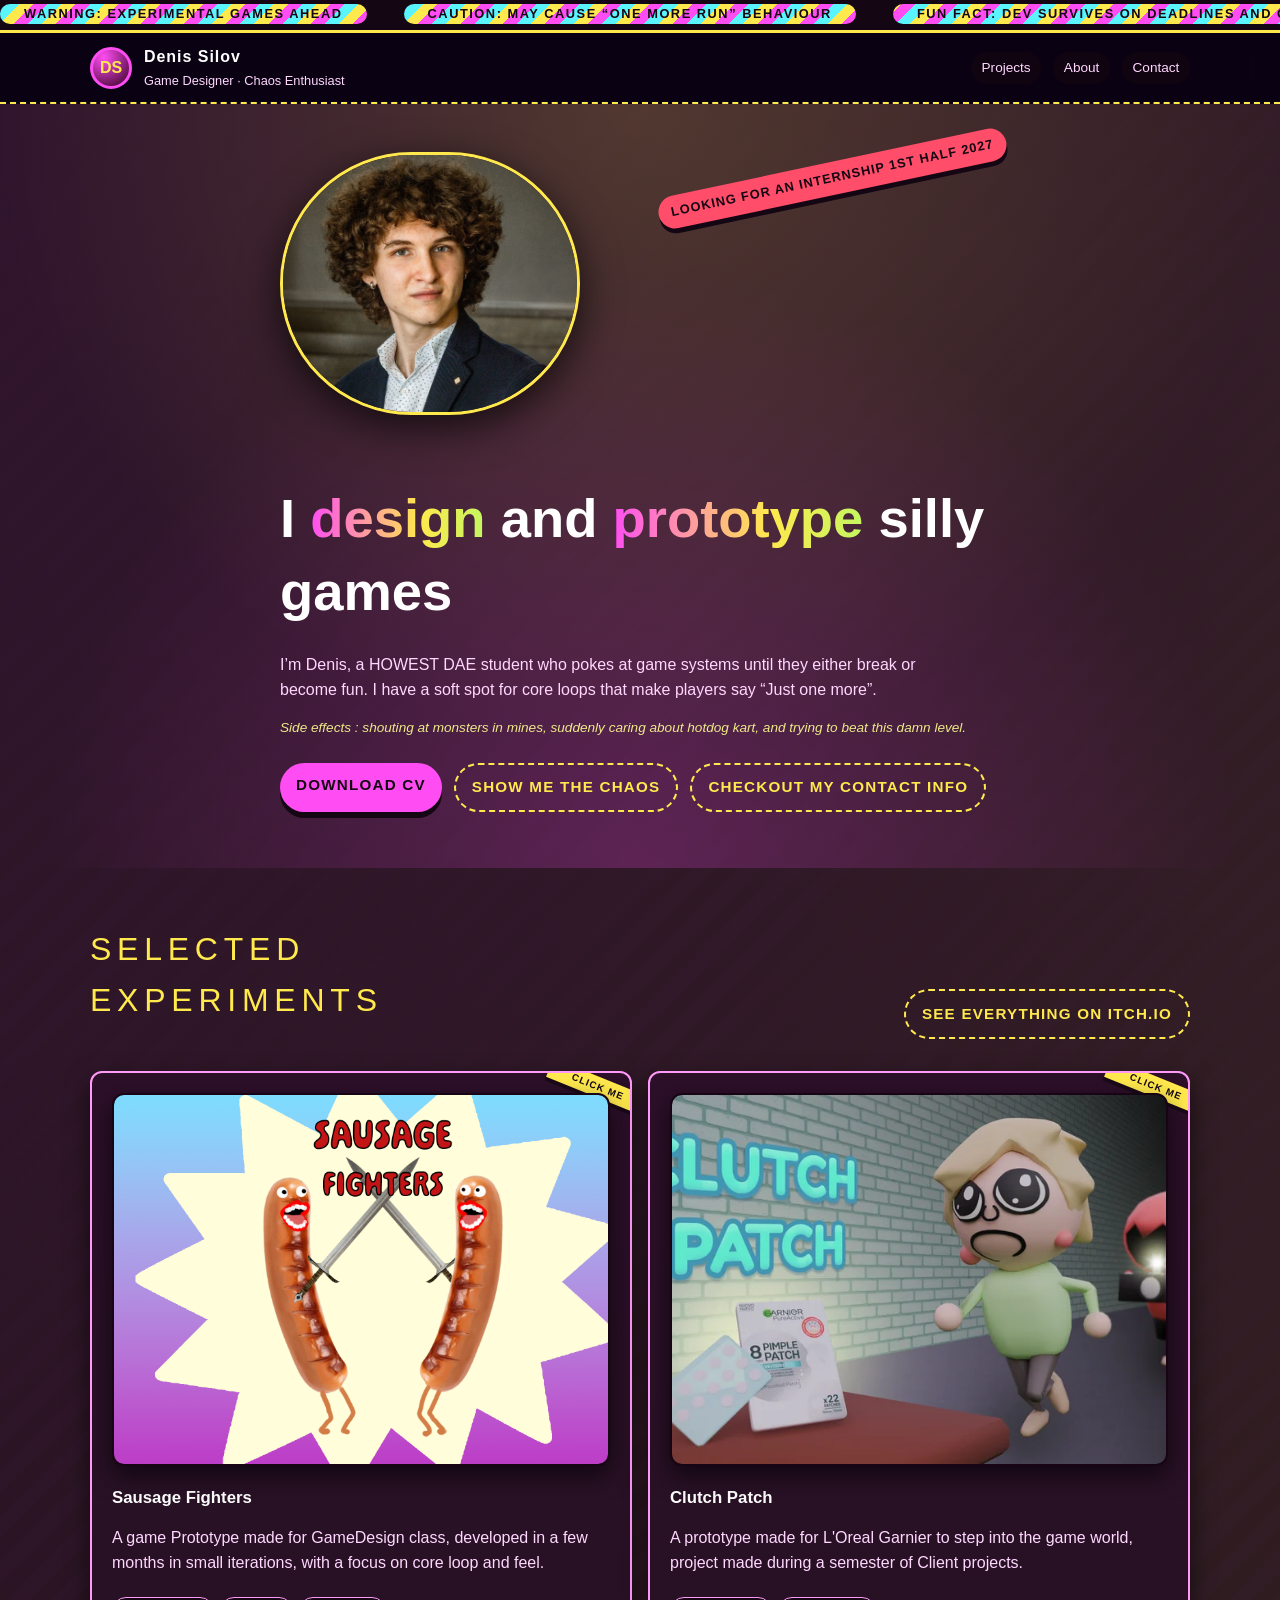
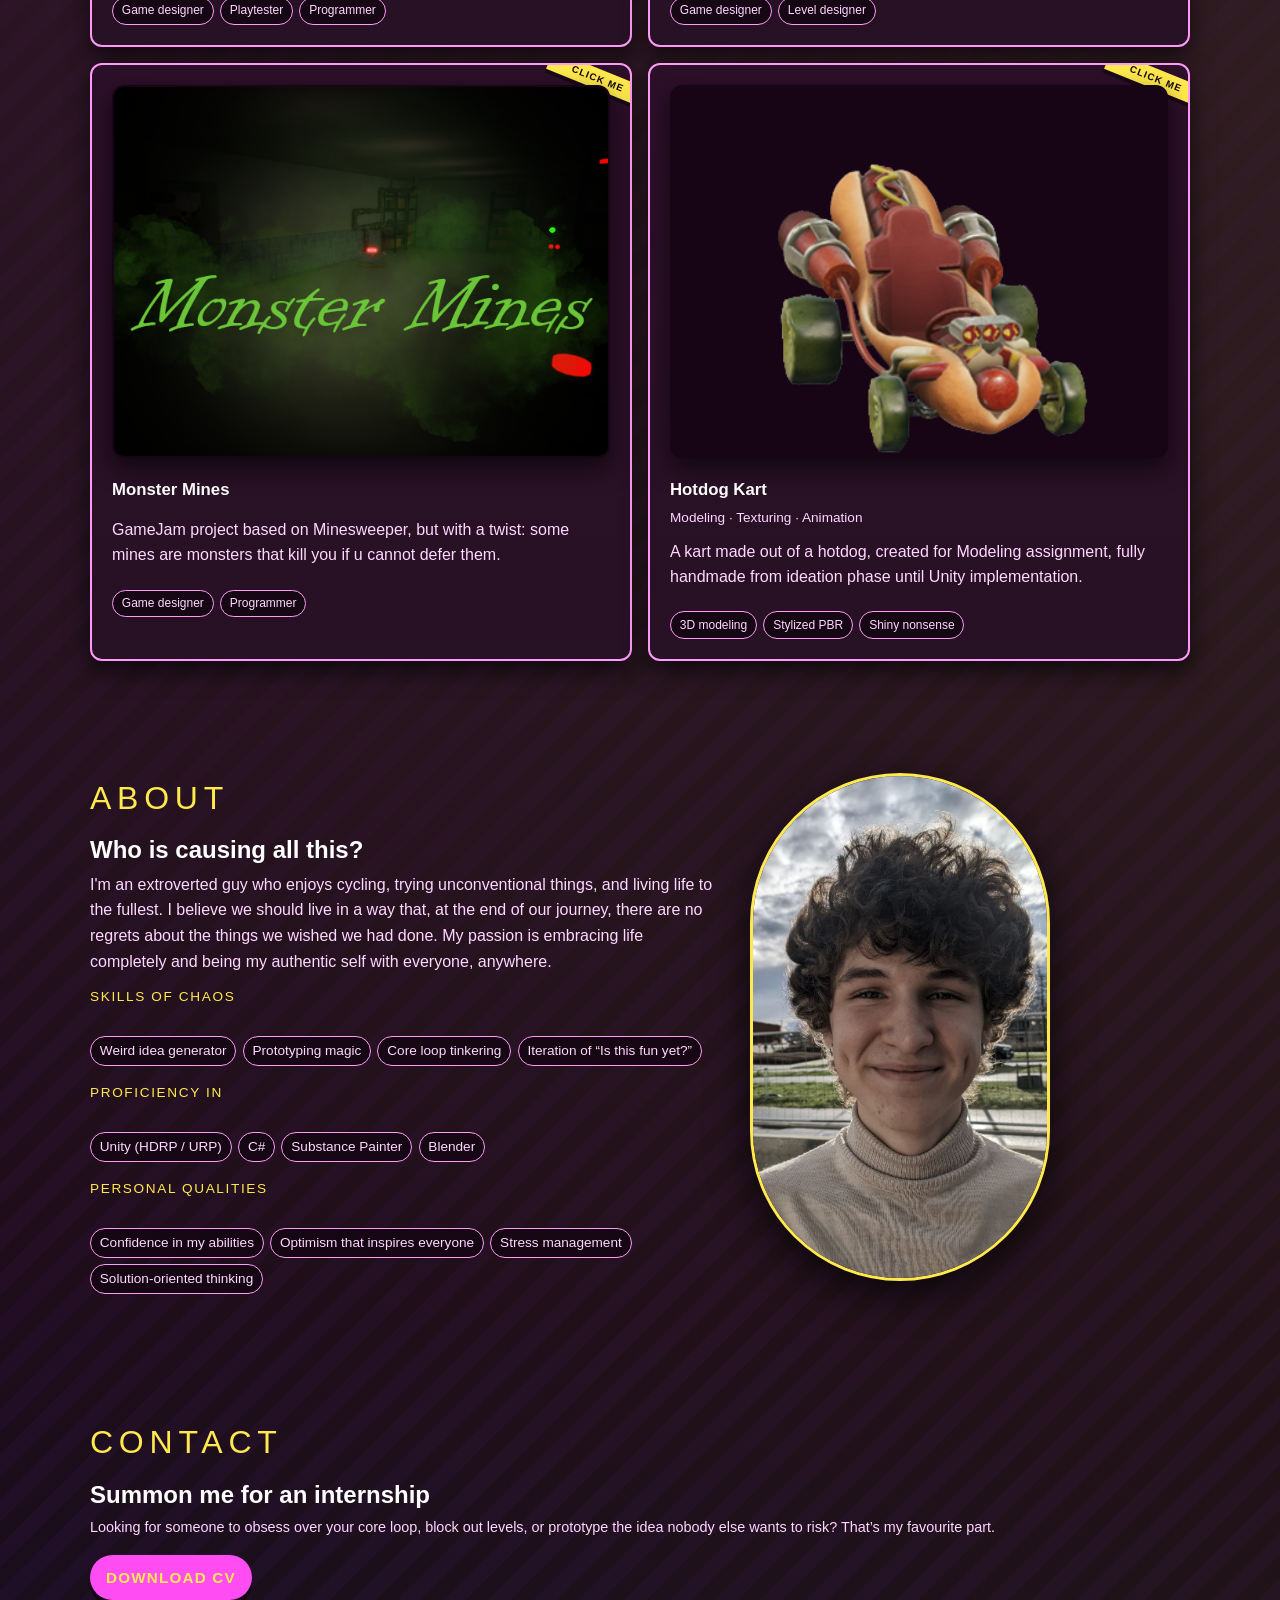
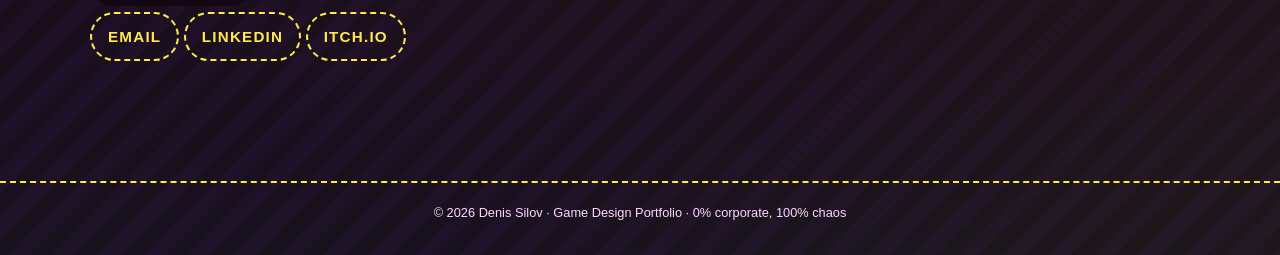
<file: index.html>
<!DOCTYPE html>
<html lang="en">
<head>
  <meta charset="UTF-8" />
  <meta name="viewport" content="width=device-width, initial-scale=1.0" />
  <title>DENIS SILOV –  PORTFOLIO</title>

  <!-- MAXIMUM CHAOS STYLES -->
  <style>
    :root {
      --bg: #2a0f26;
      --surface: #271124;
      --text: #ffffff;
      --muted: #ffd7ff;
      --primary: #ff4df3;
      --primary-hover: #8fd6db;
      --border: #ff9af8;
      --container: 1100px;
      --radius: 12px;
      --shadow: 0 10px 25px rgba(0, 0, 0, 0.6);
      --pink: #ff4df3;
      --yellow: #ffe94d;
      --lime: #9dff6e;
      --cyan: #5af4ff;
      --danger: #ff4d6a;
    }

    *,
    *::before,
    *::after {
      box-sizing: border-box;
    }

    html,
    body {
      margin: 0;
      padding: 0;
    }

    body {
      font-family: Inter, Segoe UI, Roboto, Arial, sans-serif;
      line-height: 1.6;
      color: var(--text);
      min-height: 100vh;
      background:
        radial-gradient(circle at 0% 0%, #30142e 0, transparent 55%),
        radial-gradient(circle at 100% 0%, #494315 0, transparent 55%),
        radial-gradient(circle at 0% 100%, #165256 0, transparent 55%),
        radial-gradient(circle at 100% 100%, #355825 0, transparent 55%),
        repeating-linear-gradient(
          135deg,
          #140612 0,
          #140612 16px,
          #1b0820 16px,
          #1b0820 32px
        );
      background-size: 200% 200%;
      animation: bg-chaos 120s linear infinite;
    }

    img {
      max-width: 100%;
      display: block;
      border-radius: 8px;
    }

    a {
      color: var(--yellow);
      text-decoration: none;
    }
    a:hover {
      color: var(--primary-hover);
    }

    .container {
      width: min(100% - 2rem, var(--container));
      margin-inline: auto;
    }

    /* ANIMATIONS */
    @keyframes letter-wave {
  0%,
  100% {
    transform: translateY(0) rotate(0deg);
  }

  25% {
    transform: translateY(-0.18em) rotate(-2deg);
  }

  50% {
    transform: translateY(0) rotate(0deg);
  }

  75% {
    transform: translateY(0.05em) rotate(1deg);
  }
}
    @keyframes bg-chaos {
      0% { background-position: 0% 0%; }
      25% { background-position: 100% 0%; }
      50% { background-position: 100% 100%; }
      75% { background-position: 0% 100%; }
      100% { background-position: 0% 0%; }
    }

    @keyframes wiggle {
      0% { transform: rotate(-3deg); }
      25% { transform: rotate(2deg); }
      50% { transform: rotate(-1deg); }
      75% { transform: rotate(3deg); }
      100% { transform: rotate(0deg); }
    }
    @keyframes gradient-bounce {
  0%,
  100% {
    transform: translateY(0) scale(1);
    background-position: 0% 50%;
  }

  35% {
    transform: translateY(-0.12em) scale(1.05, 0.95);
  }

  55% {
    transform: translateY(0.03em) scale(0.97, 1.04);
    background-position: 100% 50%;
  }

  75% {
    transform: translateY(-0.045em) scale(1.02, 0.98);
  }
}

    @keyframes pulse-border {
      0%, 100% { box-shadow: 0 0 0 0 rgba(255, 77, 243, 0.5); }
      50% { box-shadow: 0 0 40px 6px rgba(255, 233, 77, 0.95); }
    }

   @keyframes rainbow-text {
  0% {
    filter: hue-rotate(0deg);
  }

  100% {
    filter: hue-rotate(360deg);
  }
}

@keyframes gradient-bounce {
  0%,
  100% {
    transform: translateY(0) scale(1);
    background-position: 0% 50%;
  }

  35% {
    transform: translateY(-0.12em) scale(1.05, 0.95);
  }

  55% {
    transform: translateY(0.03em) scale(0.97, 1.04);
    background-position: 100% 50%;
  }

  75% {
    transform: translateY(-0.045em) scale(1.02, 0.98);
  }
}

    @keyframes floaty {
      0%,100% { transform: translateY(0); }
      50% { transform: translateY(-6px); }
    }

    @keyframes sticker-bob {
      0%,100% { transform: translateY(0) rotate(-6deg); }
      50% { transform: translateY(-6px) rotate(-12deg); }
    }

    @keyframes marquee-scroll {
      0% { transform: translateX(0); }
      100% { transform: translateX(-50%); }
    }

    @keyframes tag-pop {
      0% { transform: scale(1); }
      50% { transform: scale(1.08); }
      100% { transform: scale(1); }
    }

    /* TICKER */

    .ticker-wrapper {
      overflow: hidden;
      background: #140612;
      border-bottom: 3px solid var(--yellow);
    }

    .ticker {
      display: inline-block;
      white-space: nowrap;
      animation: marquee-scroll 18s linear infinite;
      font-size: 0.8rem;
      font-weight: 800;
      text-transform: uppercase;
      letter-spacing: 0.12em;
      padding: 0.3rem 0;
      color: #140612;
    }

    .ticker span {
      background: repeating-linear-gradient(
        -45deg,
        #ff4df3 0,
        #ff4df3 10px,
        #ffe94d 10px,
        #ffe94d 20px,
        #5af4ff 20px,
        #5af4ff 30px
      );
      padding: 0.15rem 1.5rem;
      margin-right: 2rem;
      border-radius: 999px;
    }

    /* Header / nav */

    header {
      position: sticky;
      top: 0;
      background: rgba(10, 3, 18, 0.97);
      backdrop-filter: blur(10px);
      border-bottom: 2px dashed var(--yellow);
      z-index: 50;
    }

    .nav {
      display: flex;
      align-items: center;
      justify-content: space-between;
      gap: 1rem;
      padding: 0.7rem 0;
    }

    .nav-left {
      display: flex;
      align-items: center;
      gap: 0.75rem;
    }

    .logo {
      width: 42px;
      height: 42px;
      border-radius: 999px;
      border: 3px solid var(--primary);
      display: flex;
      align-items: center;
      justify-content: center;
      font-size: 1rem;
      font-weight: 900;
      color: var(--yellow);
      background: radial-gradient(circle at 30% 20%, #ff4df3, #350020);
      animation: pulse-border 2.2s infinite;
      cursor: pointer;
       transition: 0.15s ease;
    }
    .logo:hover {
        transform: translateY(-3px);
      box-shadow: 0 0 40px 6px rgba(255, 233, 77, 0.95);

    }

    .brand-text {
      display: flex;
      flex-direction: column;
      gap: 0.05rem;
    }

    .brand-name {
      font-size: 1rem;
      font-weight: 800;
      letter-spacing: 0.06em;
    }

    .brand-role {
      font-size: 0.8rem;
      color: var(--muted);
    }

    .nav-links {
      display: flex;
      gap: 0.75rem;
      flex-wrap: wrap;
      font-size: 0.85rem;
    }

    .nav-links a {
      color: var(--muted);
      padding: 0.25rem 0.6rem;
      border-radius: 999px;
      border: 1px solid transparent;
      background: rgba(20, 6, 18, 0.6);
    }

    .nav-links a:hover {
      color: var(--yellow);
      border-color: var(--primary);
      background: rgba(255, 77, 243, 0.2);
      animation: wiggle 0.35s ease-in-out;
    }

    /* Sections */

    main {
      padding-bottom: 4rem;
    }

    section {
      padding: 3.5rem 0;
      position: relative;
    }

    h1, h2, h3 {
      margin: 0 0 0.5rem;
      line-height: 1.15;
    }

    p {
      margin: 0 0 0.75rem;
      color: var(--muted);
    }

    .section-label {
      font-size: 2REM;
      text-transform: uppercase;
      letter-spacing: 0.18em;
      color: var(--yellow);
      margin-bottom: 0.75rem;
    }

    /* Hero */

    .hero {
      padding-top: 3rem;
      background:
        radial-gradient(circle at top, rgba(255, 233, 77, 0.16), transparent 65%),
        radial-gradient(circle at bottom, rgba(255, 77, 243, 0.22), transparent 60%);
    }

    .hero-grid {
      max-width: 720px;
      margin-inline: auto;
      position: relative;
    }

    .hero-text {
      text-align: left;
      position: relative;
      z-index: 2;
    }

    .hero-face {
      max-width: 300px;
      border-radius: 999px;
      border: 3px solid var(--yellow);
      box-shadow: 0 12px 40px rgba(0, 0, 0, 0.7);
      margin-bottom: 1.5rem;
      animation: floaty 2.8s ease-in-out infinite;
    }

.hero-title {
  font-size: clamp(2.4rem, 4vw + 1rem, 3.4rem);
  margin-bottom: 0.5rem;

  line-height: 1.35;
  padding-block: 0.18em 0.28em;

  overflow: visible;
}

/* The whole word: keeps its letters together in the title */
.wave-word {
  display: inline-flex;
  white-space: nowrap;

  background: linear-gradient(
    90deg,
    var(--pink),
    var(--yellow),
    var(--lime),
    var(--cyan),
    var(--pink)
  );
  background-size: 250% 100%;

  -webkit-background-clip: text;
  background-clip: text;
  color: transparent;
}

/* Each individual letter */
.wave-word > span {
  display: inline-block;
  color: transparent;

  animation:
    letter-wave 1.35s ease-in-out infinite,
    rainbow-text 5s linear infinite;

  animation-delay:
    calc(var(--i) * 0.08s),
    calc(var(--i) * -0.12s);
}

    .hero-subtitle {
      font-size: 1rem;
      margin-bottom: 0.9rem;
      max-width: 40rem;
    }

    .hero-note {
      font-size: 0.85rem;
      color: rgba(255, 255, 145, 0.9);
      font-style: italic;
    }

    .hero-sticker {
      position: absolute;
      right: -10px;
      top: 10px;
      background: var(--danger);
      color: #140612;
      padding: 0.4rem 0.8rem;
      border-radius: 999px;
      font-size: 0.8rem;
      font-weight: 800;
      text-transform: uppercase;
      letter-spacing: 0.08em;
      transform: rotate(-12deg);
      box-shadow: 0 5px 0 #140612;
      animation: sticker-bob 2.6s ease-in-out infinite;
    }

    .hero-actions {
      margin-top: 1.5rem;
      display: flex;
      flex-wrap: wrap;
      gap: 0.75rem;
    }

.btn {
  display: inline-block;
  background: var(--primary);
  color: #140612; /* dark text on bright bg */
  padding: 0.65rem 1rem;
  border-radius: 999px;
  border: 0;
  cursor: pointer;
  transition: 0.15s ease;
  font-size: 0.95rem;
  font-weight: 800;
  text-transform: uppercase;
  letter-spacing: 0.08em;
  box-shadow: 0 6px 0 #140612;
}

.btn:hover {
  background: var(--primary-hover);
  color: #140612;          /* force readable color on hover */
  transform: translateY(-3px);
  box-shadow: 0 9px 0 #140612;
}

.btn-secondary {
  background: transparent;
  color: var(--yellow);
  border: 2px dashed var(--yellow);
  box-shadow: none;
}

.btn-secondary:hover {
  border-style: solid;
  background: rgba(0,0,0,0.35); /* slight dark bg */
  color: var(--yellow);         /* keep strong contrast */
  transform: translateY(-3px) rotate(-1deg);
}

    /* Thumbnail frame: same ratio for every card */
.thumb-frame {
  position: relative;
  border-radius: 12px;
  border: 2px solid #170414;
  background: #170414;
  overflow: hidden;
  box-shadow: var(--shadow);
  margin-bottom: 0.75rem;
  transition: ease 0.2s;
  cursor: pointer;

  /* NEW: fixed ratio for all covers (pick one) */
  aspect-ratio: 4 / 3;      /* or 4 / 3, or 1 / 1 for squares */
}

/* Image fills the frame and is cropped nicely */
.thumb-frame img {
  width: 100%;
  height: 100%;
  object-fit: cover;          /* keeps aspect, crops overflow */
  border-radius: 8px;
}

    .thumb-frame:hover {
      transform: translateY(-6px) rotate(-1deg);
    }

    /* Tags */

    .tag-row,
    .card-tags {
      display: flex;
      flex-wrap: wrap;
      gap: 0.4rem;

    }

    .tag,
    .card-tag {
      border-radius: 999px;
      border: 1px solid var(--border);
      padding: 0.2rem 0.55rem;
      font-size: 0.75rem;
      color: var(--muted);
      background: rgba(20, 6, 18, 0.9);
      animation: tag-pop 2.4s ease-in-out infinite;
    }

    .card-tag:nth-child(2n) {
      animation-delay: 0.4s;
    }
    .card-tag:nth-child(3n) {
      animation-delay: 0.8s;
    }

    /* Projects */

    .projects-header {
      display: flex;
      justify-content: space-between;
      align-items: flex-end;
      gap: 1.5rem;
      margin-bottom: 2rem;
      flex-wrap: wrap;
    }

    .projects-header p {
      max-width: 28rem;
    }

    .grid {
      display: grid;
      gap: 1rem;
      grid-template-columns: repeat(12, 1fr);
    }

    .col-6 {
      grid-column: span 6;
    }

    .card {
      background: linear-gradient(180deg, #2c0f29, var(--surface));
      border: 2px solid var(--border);
      border-radius: var(--radius);
      padding: 1.25rem;
      box-shadow: var(--shadow);
      display: flex;
      flex-direction: column;
      gap: 0.6rem;
      position: relative;
      overflow: hidden;
    }

    .card::before {
      content: "CLICK ME";
      position: absolute;
      top: 4px;
      right: -20px;
      background: var(--yellow);
      color: #140612;
      font-size: 0.6rem;
      font-weight: 800;
      letter-spacing: 0.12em;
      text-transform: uppercase;
      padding: 0.15rem 1.5rem;
      transform: rotate(22deg);
      box-shadow: 0 4px 0 rgba(0,0,0,0.4);
    }

    .card-header {
      display: flex;
      justify-content: space-between;
      gap: 0.75rem;
      align-items: baseline;
    }

    .card-title {
      font-size: 1.05rem;
      font-weight: 800;
    }

    .card-meta {
      font-size: 0.85rem;
      color: var(--muted);
    }

    /* About & skills */

    .about-grid {
      display: grid;
      gap: 2rem;
      grid-template-columns: repeat(12, 1fr);
      align-items: flex-start;
    }

    .about-text {
      grid-column: span 7;
    }

    .skills-card {
      grid-column: span 5;
    }

    .skills-groups {
      display: grid;
      gap: 1rem;
    }

    .skills-group-title {
      font-size: 0.85rem;
      text-transform: uppercase;
      letter-spacing: 0.12em;
      color: var(--yellow);
    }

    .skills-list {
      display: flex;
      flex-wrap: wrap;
      gap: 0.4rem;
      font-size: 0.85rem;
    }

    .skills-list span {
      border-radius: 999px;
      border: 1px solid var(--border);
      padding: 0.2rem 0.55rem;
      background: rgba(20, 6, 18, 0.9);
      color: var(--muted);
      animation: tag-pop 2.2s ease-in-out infinite;
    }

    /* Contact */

    .contact-inner {
      max-width: 60rem;

    }

    .contact-meta {
      font-size: 0.9rem;
      margin-bottom: 1rem;
    }

    .platform-bar {
      display: flex;
      flex-wrap: wrap;
      gap: 0.75rem;
      margin-top: 0.5rem;
      font-size: 0.9rem;
    }

    .platform-pill {
      border-radius: 999px;
      border: 1px solid var(--border);
      padding: 0.35rem 0.75rem;
      background: rgba(15, 23, 42, 0.9);
      display: inline-flex;
      align-items: center;
      gap: 0.4rem;
    }

    /* Footer */

    footer {
      border-top: 2px dashed var(--yellow);
      color: var(--muted);
      padding: 1.2rem 0 2rem;
      text-align: center;
      font-size: 0.8rem;
    }

    @media (max-width: 800px) {
      .nav {
        flex-direction: column;
        align-items: flex-start;
      }

      .about-grid {
        grid-template-columns: repeat(12, 1fr);
      }

      .about-text,
      .skills-card {
        grid-column: span 12;
      }

      .col-6 {
        grid-column: span 12;
      }

      section {
        padding: 3rem 0;
      }
    }

    /* Accessibility: disable chaos for reduced motion */
    @media (prefers-reduced-motion: reduce) {
      * {
        animation: none !important;
        transition: none !important;
      }
    }
  </style>
</head>
<body>
  <!-- CHAOS TICKER -->
<div class="ticker-wrapper">
  <div class="ticker">
    <div class="ticker-track">
      <span>WARNING: EXPERIMENTAL GAMES AHEAD</span>
      <span>CAUTION: MAY CAUSE “ONE MORE RUN” BEHAVIOUR</span>
      <span>FUN FACT: DEV SURVIVES ON DEADLINES AND COFFEE</span>
      <span>WARNING: EXPERIMENTAL GAMES AHEAD</span>
      <span>CAUTION: MAY CAUSE “ONE MORE RUN” BEHAVIOUR</span>
      <span>FUN FACT: DEV SURVIVES ON DEADLINES AND COFFEE</span>
      <span>WARNING: EXPERIMENTAL GAMES AHEAD</span>
      <span>CAUTION: MAY CAUSE “ONE MORE RUN” BEHAVIOUR</span>
      <span>FUN FACT: DEV SURVIVES ON DEADLINES AND COFFEE</span>
      <span>WARNING: EXPERIMENTAL GAMES AHEAD</span>
      <span>CAUTION: MAY CAUSE “ONE MORE RUN” BEHAVIOUR</span>
      <span>FUN FACT: DEV SURVIVES ON DEADLINES AND COFFEE</span>
    </div>
  </div>
</div>

  <!-- Header / navigation -->
  <header>
    <div class="container nav">
      <div class="nav-left">
        <a href="" class="logo">DS</a>
        <div class="brand-text">
          <div class="brand-name">Denis Silov</div>
          <div class="brand-role">Game Designer · Chaos Enthusiast</div>
        </div>
      </div>
      <nav class="nav-links">
        <a href="#projects">Projects</a>
        <a href="#about">About</a>
        <!-- <a href="#skills">Skills</a> -->
        <a href="#contact">Contact</a>
      </nav>
    </div>
  </header>

  <main>
    <!-- Hero -->
    <section class="hero">
      <div class="container hero-grid">
        <div class="hero-text">
          
          <!-- <p class="section-label">Portfolio of a very lawless game designer</p> -->
          <img class="hero-face" src="Content/MyBeautifulFace.jpg"
               alt="Picture of Denis Silov" />
          <div class="hero-sticker">Looking for an internship 1st half 2027</div>
          <h1 class="hero-title">
                  <h1 class="hero-title">
        I
        <span class="wave-word" aria-label="design">
          <span style="--i: 0">d</span>
          <span style="--i: 1">e</span>
          <span style="--i: 2">s</span>
          <span style="--i: 3">i</span>
          <span style="--i: 4">g</span>
          <span style="--i: 5">n</span>
        </span>
        and
        <span class="wave-word" aria-label="prototype">
          <span style="--i: 0">p</span>
          <span style="--i: 1">r</span>
          <span style="--i: 2">o</span>
          <span style="--i: 3">t</span>
          <span style="--i: 4">o</span>
          <span style="--i: 5">t</span>
          <span style="--i: 6">y</span>
          <span style="--i: 7">p</span>
          <span style="--i: 8">e</span>
        </span>
        silly games
      </h1>
          
          </h1>
          <p class="hero-subtitle">
            I’m Denis, a HOWEST DAE student who pokes at game systems until they either break
            or become fun. I have a soft spot for core loops that make players say “Just one more”.
          </p>
          <p class="hero-note">
            Side effects : shouting at monsters in mines, suddenly caring about hotdog kart,
            and trying to beat this damn level.
          </p>
          <div class="hero-actions">
            <a href="https://drive.google.com/uc?export=download&id=13FHyQxq4LmDl3F752Hlq6S04AJwR-lzW" class="btn" target="_blank">Download CV</a>
            <a href="#projects" class="btn btn-secondary">Show me the chaos</a>
            <a href="#contact" class="btn btn-secondary">Checkout my contact info</a>
          </div>
        </div>
      </div>
    </section>

    <!-- Projects -->
    <section id="projects">
      <div class="container">
        <div class="projects-header">
          
            <p class="section-label">Selected experiments</p>
            <!-- <h2>Playable chaos & case studies</h2> -->
          
          <a href="https://qyspo.itch.io/" class="btn btn-secondary" target="_blank">See everything on itch.io</a>
        </div>

        <div class="grid">
          <!-- Sausage Fighters -->
          <article class="card col-6" onclick="location.href='SausageFighters.html'">
            <div class="thumb-frame">
              <img src="Content/SausageFighters.png" alt="Sausage Fighters render" />
            </div>
            <div class="card-header">
              <div>
                <h3 class="card-title">Sausage Fighters </h3>
                <!-- <div class="card-meta"> ·  · </div> -->
              </div>
            </div>
            <p>
              A game Prototype made for GameDesign class, developed in a few months in small iterations, with a focus on core loop and feel.
            </p>
            <div class="card-tags">
              <span class="card-tag">Game designer</span>
              <span class="card-tag">Playtester</span>
              <span class="card-tag">Programmer</span>
            </div>
          </article>
           <!-- Clutch PAtch -->
          <article class="card col-6" onclick="location.href='clutch-patch.html'">
            <div class="thumb-frame">
              <img src="Content/ClutchPatch.png" alt="Clutch Patch cover" />
            </div>
            <div class="card-header">
              <div>
                <h3 class="card-title">Clutch Patch </h3>
                <!-- <div class="card-meta"> · </div> -->
              </div>
              <!-- <div class="card-meta">Onboarding focus</div> -->
            </div>
            <p>
             A prototype made for L'Oreal Garnier to step into the game world,
              project made during a semester of Client projects. 
            </p>
            <div class="card-tags">
              <span class="card-tag">Game designer</span>
              <span class="card-tag">Level designer</span>
              <!-- <span class="card-tag">Playtesting scars</span> -->
            </div>
          </article>

          <!-- Monster Mines -->
          <article class="card col-6" onclick="location.href='monster-mines.html'">
            <div class="thumb-frame">
              <img src="Content/MonsterMines.png" alt="Monster Mines cover" />
            </div>
            <div class="card-header">
              <div>
                <h3 class="card-title">Monster Mines </h3>
                <!-- <div class="card-meta"> · </div> -->
              </div>
            </div>
            <p>
              GameJam project based on Minesweeper, but with a twist: 
              some mines are monsters that kill you if u cannot defer them.
            </p>
            <div class="card-tags">
              <span class="card-tag">Game designer</span>
              <span class="card-tag">Programmer</span>
              <!-- <span class="card-tag">Jam chaos</span> -->
            </div>
          </article>

          <!-- Kart -->
          <article class="card col-6" onclick="location.href='hotdogkart.html'">
            <div class="thumb-frame">
              <img src="Content/Kart.png" alt="Kart render" />
            </div>
            <div class="card-header">
              <div>
                <h3 class="card-title">Hotdog Kart </h3>
                <div class="card-meta">Modeling · Texturing · Animation</div>
              </div>
            </div>
            <p>
              A kart made out of a hotdog, created for Modeling assignment, fully handmade from ideation phase until Unity implementation. 
            <div class="card-tags">
              <span class="card-tag">3D modeling</span>
              <span class="card-tag">Stylized PBR</span>
              <span class="card-tag">Shiny nonsense</span>
            </div>
          </article>

         

          
        </div>
      </div>
    </section>

    <!-- About & skills -->
    <section id="about">
      <div class="container about-grid">
        <div class="about-text">
          <p class="section-label">About</p>
          <h2>Who is causing all this?</h2>
          <p>
        I'm an extroverted guy who enjoys cycling, 
         trying unconventional things, and living life to the fullest.
          I believe we should live in a way that, at the end of our journey,
           there are no regrets about the things we wished we had done.
            My passion is embracing life completely and being my authentic self 
            with everyone, anywhere. 
          </p>
          <!-- <p>
            Most days I live in Unity (HDRP/URP) and C#, bouncing between design and implementation
            so I can break things fast and fix them slightly slower. I love core loops,
            systems that talk to each other, and giving players decisions that feel risky but fair.
          </p> -->

          <div class="skills-groups" id="skills">
            <p class="skills-group-title">Skills of chaos</p>
            <div class="skills-list">
              <span>Weird idea generator</span>
              <span>Prototyping magic</span>
              <span>Core loop tinkering</span>
              <span>Iteration of “Is this fun yet?” </span>
            </div>
            <p class="skills-group-title">Proficiency in</p>
            <div class="skills-list">
              <span>Unity (HDRP / URP)</span>
              <span>C#</span>
              <span>Substance Painter</span>
              <span>Blender</span>
            </div>
            <p class="skills-group-title">Personal qualities</p>
            <div class="skills-list">
              <span>Confidence in my abilities</span>
              <span>Optimism that inspires everyone</span>
              <span>Stress management</span>
              <span>Solution-oriented thinking</span>
            </div>
          </div>
        </div>

        <aside class="skills-card">
          <img class="hero-face" src="Content/SunnyMe.jpg" alt="Denis outside" />
        </aside>
      </div>
    </section>

    <!-- Contact -->
    <section id="contact">
      <div class="container">
        <p class="section-label">Contact</p>
        <div class="contact-inner">
          <h2>Summon me for an internship</h2>
          <p class="contact-meta">
            Looking for someone to obsess over your core loop, block out levels, or prototype
            the idea nobody else wants to risk? That’s my favourite part.
            <div class="  btn btn">
               <a href="https://drive.google.com/uc?export=download&id=13FHyQxq4LmDl3F752Hlq6S04AJwR-lzW"
                    target="_blank" rel="noopener noreferrer">Download CV</a>
            </div>
          </p>
          <!-- <div class="platform-bar"> -->
            <div class="btn btn-secondary"> 
               <a href="mailto:denis4evere@gmail.com"
                    target="_blank" rel="noopener noreferrer">Email    
                  </a>
            </div>
            <div class="  btn btn-secondary">
               <a href="https://www.linkedin.com/in/denis-silov-a323112b9"
                    target="_blank" rel="noopener noreferrer">LinkedIn</a>
            </div>
            <div class="  btn btn-secondary">
               <a href="https://qyspo.itch.io/"
                    target="_blank" rel="noopener noreferrer">itch.io</a>
            </div>
          </div>
        </div>
      </div>
    </section>
  </main>

  <footer>
    © 2026 Denis Silov · Game Design Portfolio · 0% corporate, 100% chaos
  </footer>
</body>
</html>
</file>
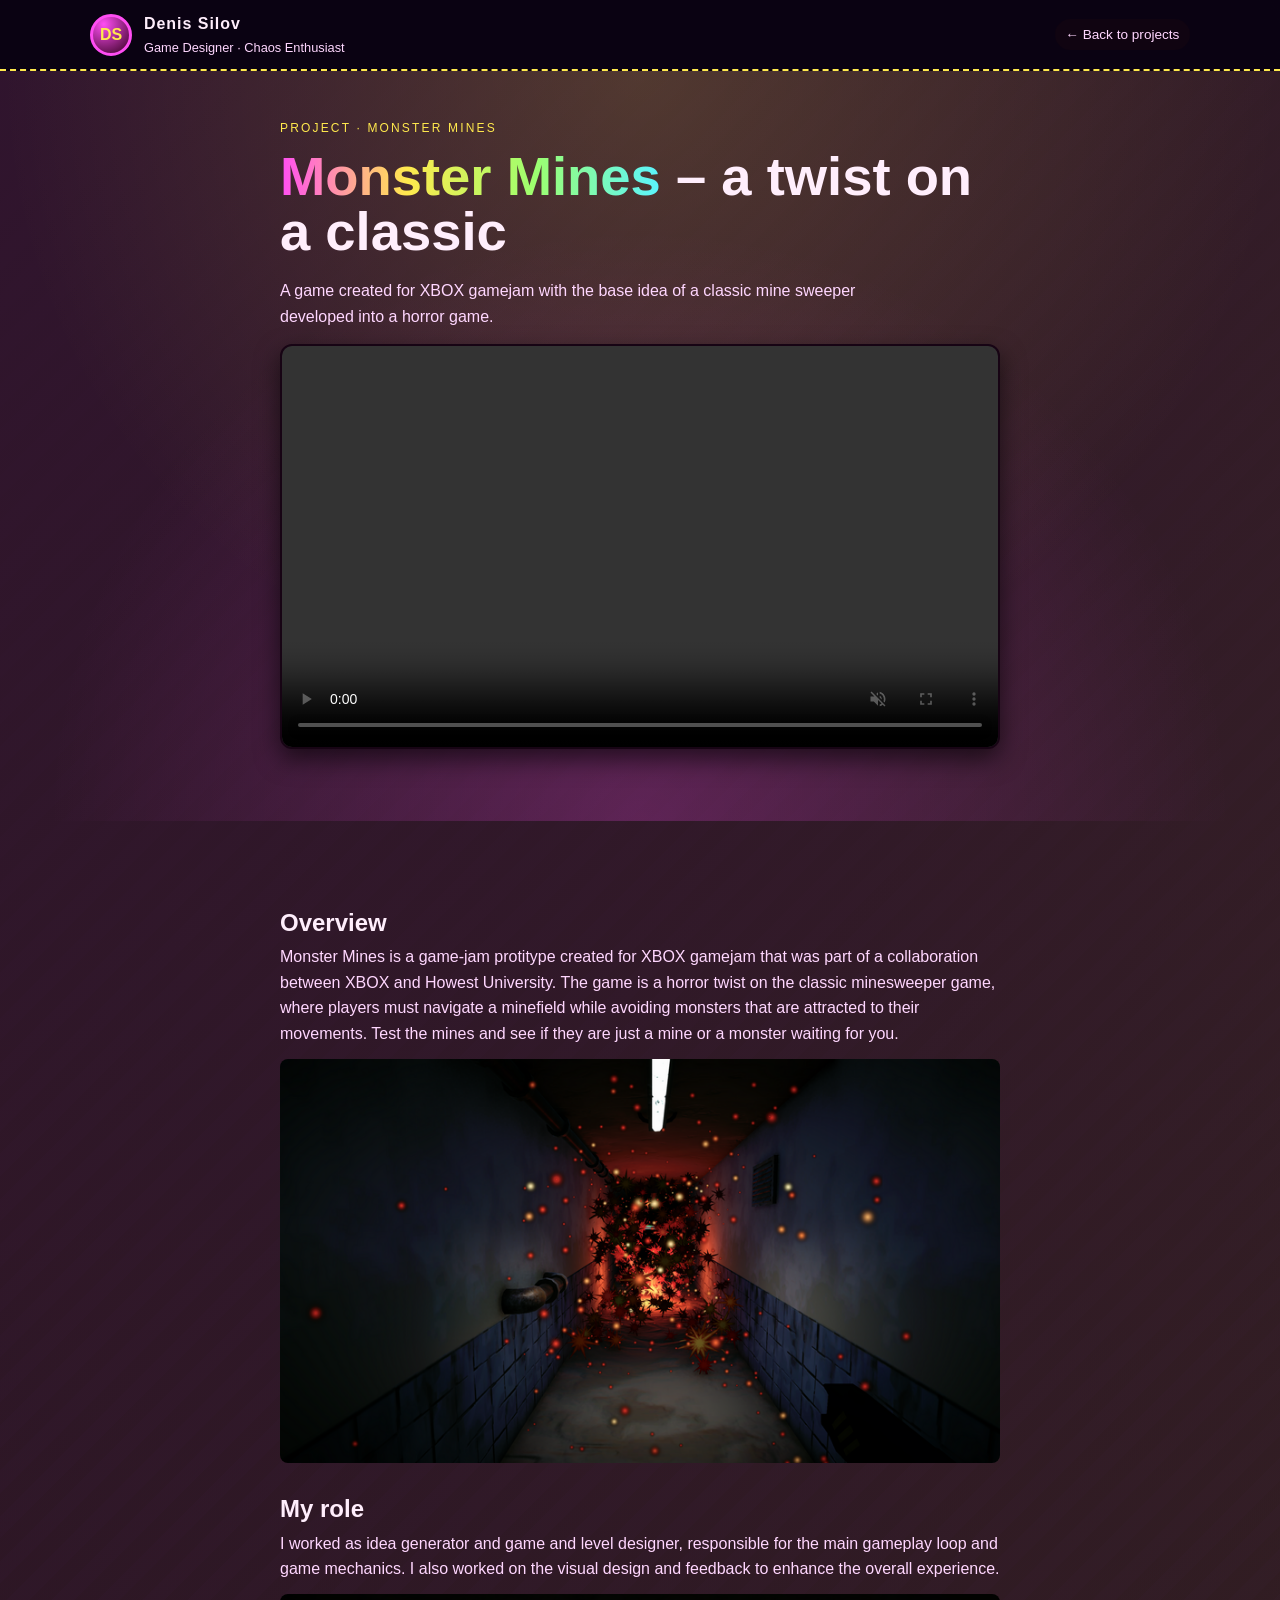
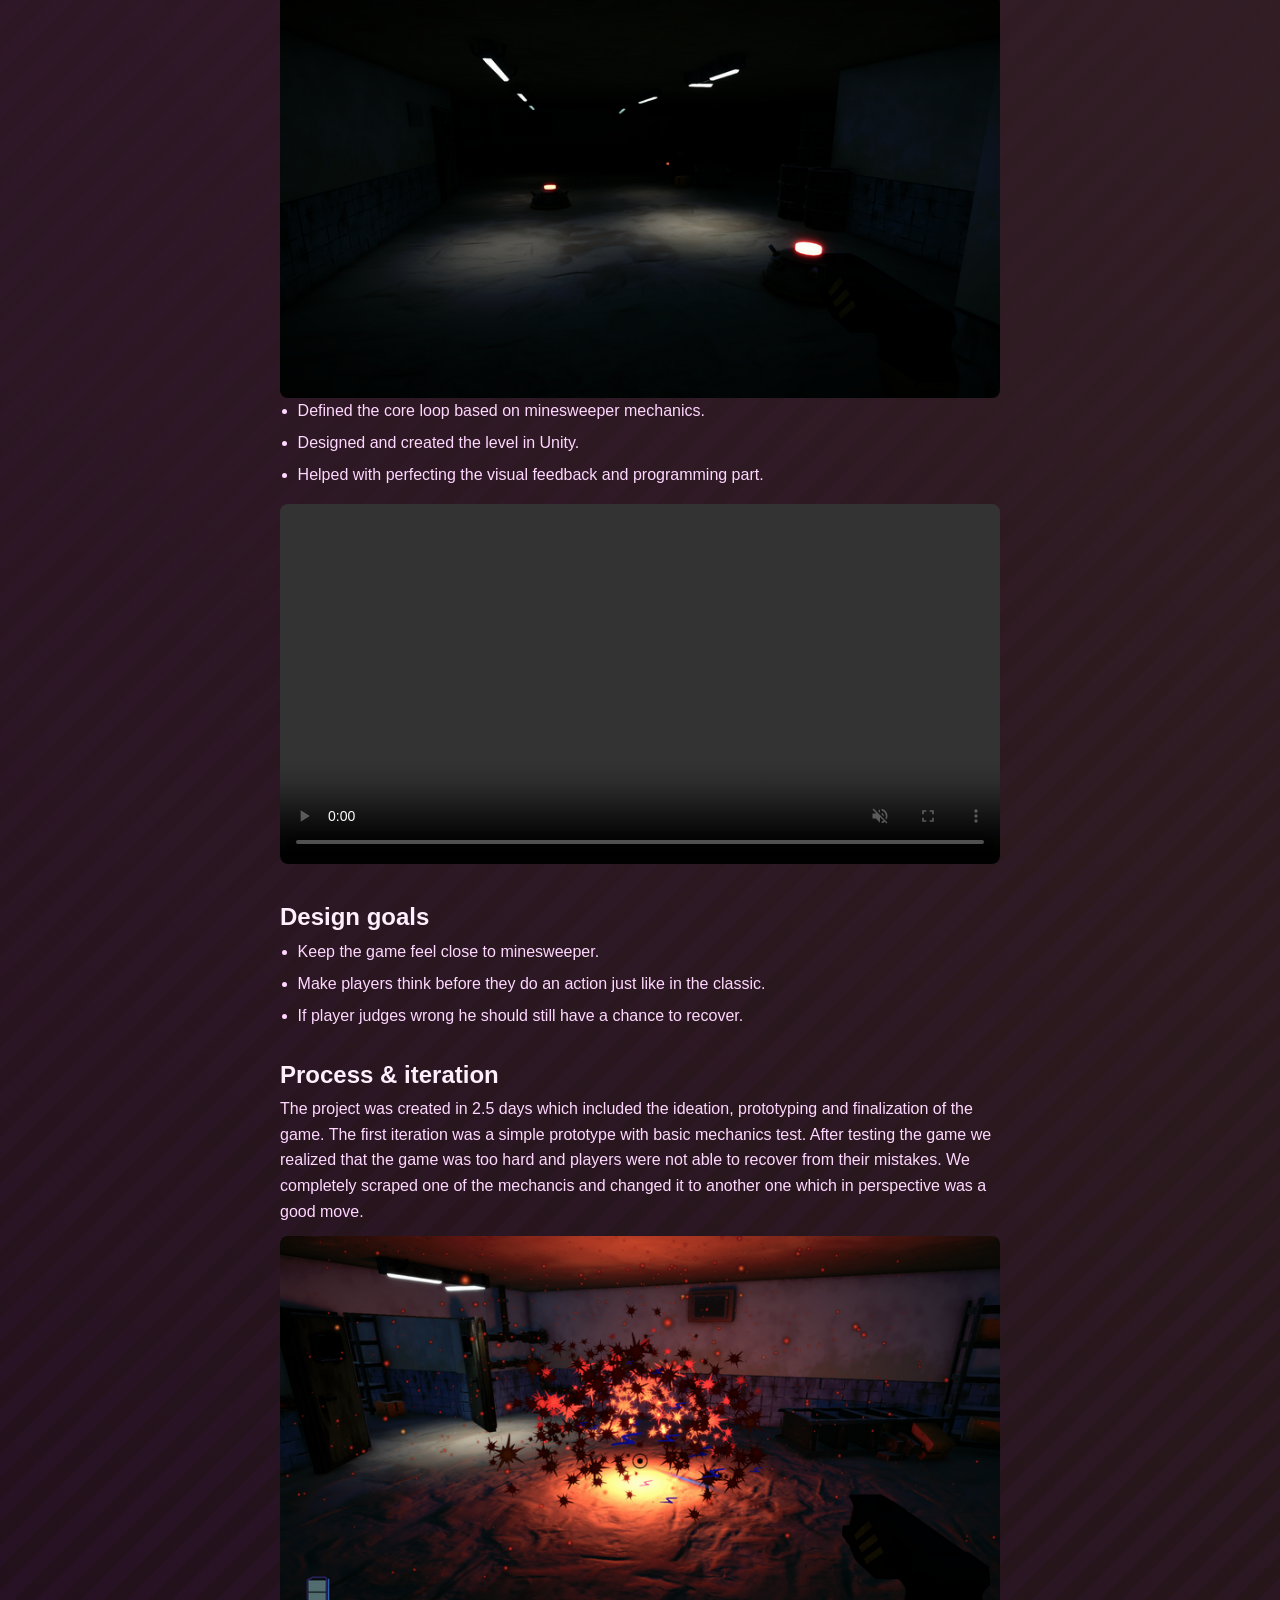
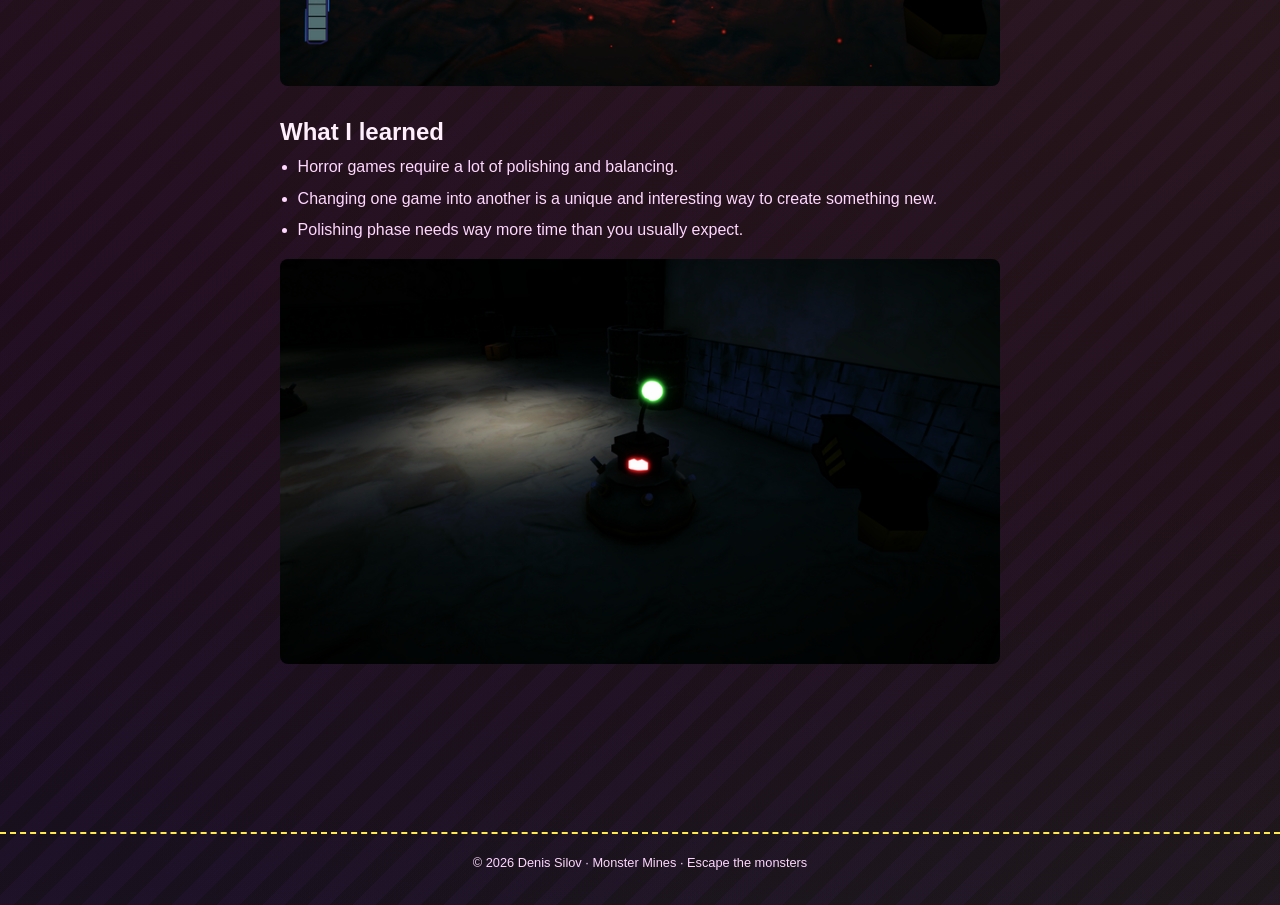
<file: monster-mines.html>
<!DOCTYPE html>
<html lang="en">
<head>
  <meta charset="UTF-8" />
  <meta name="viewport" content="width=device-width, initial-scale=1.0" />
  <title>Monster Mines – Denis Silov</title>

  <!-- MAXIMUM CHAOS STYLES (copied from main portfolio) -->
  <style>
    :root {
      --bg: #2a0f26;
      --surface: #271124;
      --text: #ffeefc;
      --muted: #ffd7ff;
      --primary: #ff4df3;
      --primary-hover: #8fd6db;
      --border: #ff9af8;
      --container: 1100px;
      --radius: 12px;
      --shadow: 0 10px 25px rgba(0, 0, 0, 0.6);
      --pink: #ff4df3;
      --yellow: #ffe94d;
      --lime: #9dff6e;
      --cyan: #5af4ff;
      --danger: #ff4d6a;
    }

    *,
    *::before,
    *::after {
      box-sizing: border-box;
    }

    html,
    body {
      margin: 0;
      padding: 0;
    }

    body {
      font-family: Inter, Segoe UI, Roboto, Arial, sans-serif;
      line-height: 1.6;
      color: var(--text);
      min-height: 100vh;
      background:
        radial-gradient(circle at 0% 0%, #30142e 0, transparent 55%),
        radial-gradient(circle at 100% 0%, #494315 0, transparent 55%),
        radial-gradient(circle at 0% 100%, #165256 0, transparent 55%),
        radial-gradient(circle at 100% 100%, #355825 0, transparent 55%),
        repeating-linear-gradient(
          135deg,
          #140612 0,
          #140612 16px,
          #1b0820 16px,
          #1b0820 32px
        );
      background-size: 200% 200%;
      animation: bg-chaos 120s linear infinite;
    }

    img {
      max-width: 100%;
      display: block;
      border-radius: 8px;
    }

    a {
      color: var(--yellow);
      text-decoration: none;
    }
    a:hover {
      color: var(--primary-hover);
    }

    .container {
      width: min(100% - 2rem, var(--container));
      margin-inline: auto;
    }

    /* ANIMATIONS */

    @keyframes bg-chaos {
      0% { background-position: 0% 0%; }
      25% { background-position: 100% 0%; }
      50% { background-position: 100% 100%; }
      75% { background-position: 0% 100%; }
      100% { background-position: 0% 0%; }
    }

    @keyframes wiggle {
      0% { transform: rotate(-3deg); }
      25% { transform: rotate(2deg); }
      50% { transform: rotate(-1deg); }
      75% { transform: rotate(3deg); }
      100% { transform: rotate(0deg); }
    }

    @keyframes pulse-border {
      0%, 100% { box-shadow: 0 0 0 0 rgba(255, 77, 243, 0.5); }
      50% { box-shadow: 0 0 40px 6px rgba(255, 233, 77, 0.95); }
    }

    @keyframes rainbow-text {
      0% { filter: hue-rotate(0deg); }
      100% { filter: hue-rotate(360deg); }
    }

    @keyframes floaty {
      0%,100% { transform: translateY(0); }
      50% { transform: translateY(-6px); }
    }

    @keyframes sticker-bob {
      0%,100% { transform: translateY(0) rotate(-6deg); }
      50% { transform: translateY(-6px) rotate(-12deg); }
    }

    @keyframes tag-pop {
      0% { transform: scale(1); }
      50% { transform: scale(1.08); }
      100% { transform: scale(1); }
    }

    /* Header / nav */

    header {
      position: sticky;
      top: 0;
      background: rgba(10, 3, 18, 0.97);
      backdrop-filter: blur(10px);
      border-bottom: 2px dashed var(--yellow);
      z-index: 50;
    }

    .nav {
      display: flex;
      align-items: center;
      justify-content: space-between;
      gap: 1rem;
      padding: 0.7rem 0;
    }

    .nav-left {
      display: flex;
      align-items: center;
      gap: 0.75rem;
    }

    .logo {
      width: 42px;
      height: 42px;
      border-radius: 999px;
      border: 3px solid var(--primary);
      display: flex;
      align-items: center;
      justify-content: center;
      font-size: 1rem;
      font-weight: 900;
      color: var(--yellow);
      background: radial-gradient(circle at 30% 20%, #ff4df3, #350020);
      animation: pulse-border 2.2s infinite;
      cursor: pointer;
      transition: 0.15s ease;
    }
    .logo:hover {
      transform: translateY(-3px);
      box-shadow: 0 0 40px 6px rgba(255, 233, 77, 0.95);
    }

    .brand-text {
      display: flex;
      flex-direction: column;
      gap: 0.05rem;
    }

    .brand-name {
      font-size: 1rem;
      font-weight: 800;
      letter-spacing: 0.06em;
    }

    .brand-role {
      font-size: 0.8rem;
      color: var(--muted);
    }

    .nav-links {
      display: flex;
      gap: 0.75rem;
      flex-wrap: wrap;
      font-size: 0.85rem;
    }

    .nav-links a {
      color: var(--muted);
      padding: 0.25rem 0.6rem;
      border-radius: 999px;
      border: 1px solid transparent;
      background: rgba(20, 6, 18, 0.6);
    }

    .nav-links a:hover {
      color: var(--yellow);
      border-color: var(--primary);
      background: rgba(255, 77, 243, 0.2);
      animation: wiggle 0.35s ease-in-out;
    }

    /* Sections */

    main {
      padding-bottom: 4rem;
    }

    section {
      padding: 3.5rem 0;
      position: relative;
    }

    h1, h2, h3 {
      margin: 0 0 0.5rem;
      line-height: 1.15;
    }

    p {
      margin: 0 0 0.75rem;
      color: var(--muted);
    }

    .section-label {
      font-size: 0.75rem;
      text-transform: uppercase;
      letter-spacing: 0.18em;
      color: var(--yellow);
      margin-bottom: 0.75rem;
    }

    /* Hero */

    .hero {
      padding-top: 3rem;
      background:
        radial-gradient(circle at top, rgba(255, 233, 77, 0.16), transparent 65%),
        radial-gradient(circle at bottom, rgba(255, 77, 243, 0.22), transparent 60%);
    }

    .hero-grid {
      max-width: 720px;
      margin-inline: auto;
      position: relative;
    }

    .hero-text {
      text-align: left;
      position: relative;
      z-index: 2;
    }

    .hero-title {
      font-size: clamp(2.4rem, 4vw + 1rem, 3.4rem);
      margin-bottom: 0.5rem;
      line-height: 1;
      padding-bottom: 0.2em;
    }

    .hero-title span {
      background: linear-gradient(90deg, var(--pink), var(--yellow), var(--lime), var(--cyan));
      -webkit-background-clip: text;
      background-clip: text;
      color: transparent;
      animation: rainbow-text 4.5s linear infinite;
    }

    .hero-subtitle {
      font-size: 1rem;
      margin-bottom: 0.9rem;
      max-width: 40rem;
    }

    .hero-note {
      font-size: 0.9rem;
      color: rgba(255, 255, 145, 0.9);
      font-style: italic;
      margin-bottom: 1.4rem;
    }

    .hero-sticker {
      position: absolute;
      right: -10px;
      top: 10px;
      background: var(--danger);
      color: #140612;
      padding: 0.4rem 0.8rem;
      border-radius: 999px;
      font-size: 0.8rem;
      font-weight: 800;
      text-transform: uppercase;
      letter-spacing: 0.08em;
      transform: rotate(-12deg);
      box-shadow: 0 5px 0 #140612;
      animation: sticker-bob 2.6s ease-in-out infinite;
    }

    .hero-actions {
      margin-top: 1.5rem;
      display: flex;
      flex-wrap: wrap;
      gap: 0.75rem;
    }

    .btn {
      display: inline-block;
      background: var(--primary);
      color: #140612;
      padding: 0.65rem 1rem;
      border-radius: 999px;
      border: 0;
      cursor: pointer;
      transition: 0.15s ease;
      font-size: 0.95rem;
      font-weight: 800;
      text-transform: uppercase;
      letter-spacing: 0.08em;
      box-shadow: 0 6px 0 #140612;
    }

    .btn:hover {
      background: var(--primary-hover);
      color: #140612;
      transform: translateY(-3px);
      box-shadow: 0 9px 0 #140612;
    }

    .btn-secondary {
      background: transparent;
      color: var(--yellow);
      border: 2px dashed var(--yellow);
      box-shadow: none;
    }

    .btn-secondary:hover {
      border-style: solid;
      background: rgba(0,0,0,0.35);
      color: var(--yellow);
      transform: translateY(-3px) rotate(-1deg);
    }

    /* Thumbnail frame for hero media */

    .thumb-frame {
      position: relative;
      border-radius: 12px;
      border: 2px solid #170414;
      background: #170414;
      overflow: hidden;
      box-shadow: var(--shadow);
      margin-bottom: 1rem;
      transition: ease 0.2s;
      cursor: default;
      aspect-ratio: 16 / 9;
    }

    .thumb-frame img {
      width: 100%;
      height: 100%;
      object-fit: cover;
      border-radius: 8px;
    }

    .thumb-caption {
      font-size: 0.85rem;
      color: var(--muted);
      margin-bottom: 1.5rem;
    }

    /* Content layout */

    .content {
      max-width: 720px;
      margin-inline: auto;
    }

    .content h2 {
      margin-top: 2rem;
    }

    .pill-row {
      display: flex;
      flex-wrap: wrap;
      gap: 0.4rem;
      margin-bottom: 0.5rem;
    }

    .pill {
      border-radius: 999px;
      border: 1px solid var(--border);
      padding: 0.2rem 0.55rem;
      font-size: 0.8rem;
      color: var(--muted);
      background: rgba(20, 6, 18, 0.9);
    }

    ul {
      padding-left: 1.1rem;
      margin: 0 0 1rem;
    }

    ul li {
      margin-bottom: 0.4rem;
      color: var(--muted);
    }

    .links-list a {
      display: inline-block;
      margin-right: 1rem;
      margin-bottom: 0.4rem;
      font-size: 0.9rem;
    }

    footer {
      border-top: 2px dashed var(--yellow);
      color: var(--muted);
      padding: 1.2rem 0 2rem;
      text-align: center;
      font-size: 0.8rem;
      margin-top: 3rem;
    }

    @media (max-width: 800px) {
      .nav {
        flex-direction: column;
        align-items: flex-start;
      }

      section {
        padding: 3rem 0;
      }
    }

    @media (prefers-reduced-motion: reduce) {
      * {
        animation: none !important;
        transition: none !important;
      }
    }
  </style>
</head>
<body>
  <!-- Header / navigation -->
  <header>
    <div class="container nav">
      <div class="nav-left">
        <a href="index.html" class="logo">DS</a>
        <div class="brand-text">
          <div class="brand-name">Denis Silov</div>
          <div class="brand-role">Game Designer · Chaos Enthusiast</div>
        </div>
      </div>
      <nav class="nav-links">
        <a href="index.html#projects">← Back to projects</a>
        <!-- <a href="index.html#about">About</a>
        <a href="index.html#contact">Contact</a> -->
      </nav>
    </div>
  </header>

  <main>
    <!-- Hero -->
    <section class="hero">
      <div class="container hero-grid">
        <div class="hero-text">
          <!-- <div class="hero-sticker">Client project!</div> -->
          <p class="section-label">Project · Monster Mines</p>
          <h1 class="hero-title">
            <span>Monster Mines</span> – a twist on a classic
          </h1>
          <p class="hero-subtitle">
            A game created for XBOX gamejam with the base idea of a classic mine sweeper 
            developed into a horror game.
          </p>
          

          <div class="thumb-frame">
            <!-- plug in your real image when ready -->
            <video src="Content/MonsterMinesVideo1.mp4" autoplay loop muted controls playsinline style="width:100%; height:100%; object-fit:cover; border-radius:8px;"></video>
          </div>
          <!-- <p class="thumb-caption">
            Core arena where players learn the gimmick, make quick decisions, and (hopefully) clutch.
          </p>

          <div class="pill-row">
            <span class="pill">Client project</span>
            <span class="pill">Game & level design</span>
            <span class="pill">Unity</span>
            <span class="pill">Semester production</span>
          </div> -->
        </div>
      </div>
    </section>

    <!-- Content -->
    <section>
      <div class="container content">
        <h2>Overview</h2>
        <p>
          Monster Mines is a game-jam protitype created for XBOX gamejam that was part of a collaboration
          between XBOX and Howest University. The game is a horror twist on the classic minesweeper game, where players must navigate a minefield while avoiding monsters that are attracted to their movements.
          Test the mines and see if they are just a mine or a monster waiting for you.        </p>
       <img src="Content/MonsterMines(1).png" alt="Project image">
        <h2>My role</h2>
        <p>
          I worked as idea generator and game and level designer, responsible for the main gameplay loop and game mechanics.
          I also worked on the visual design and feedback to enhance the overall experience.
        </p>
         <img src="Content/MonsterMines(2).png" alt="First Level Design" >
        <ul>
          <li>Defined the core loop based on minesweeper mechanics.</li>
          <li>Designed and created the level in Unity.</li>
          <li>Helped with perfecting the visual feedback and programming part.</li>
        </ul>
         <video src="Content/MonsterMinesVideo2.mp4" autoplay loop muted controls playsinline style="width:100%; height:100%; object-fit:cover; border-radius:8px;"></video>
        

        <h2>Design goals</h2>
        <ul>
          <li>Keep the game feel close to minesweeper.</li>
          <li>Make players think before they do an action just like in the classic.</li>
          <li>If player judges wrong he should still have a chance to recover.</li>
        </ul>
        <!-- <video src="Content/Iteration 0.mp4" autoplay loop muted playsinline style="width:100%; height:100%; object-fit:cover; border-radius:8px;"></video> -->


        <h2>Process & iteration</h2>
        <p>
          The project was created in 2.5 days which included the ideation, prototyping and finalization of the game. 
          The first iteration was a simple prototype with basic mechanics test. 
          After testing the game we realized that the game was too hard and players were not able to recover from their mistakes.
          We completely scraped one of the mechancis and changed it to another one which in perspective was a good move.
        </p>
        <img src="Content/MonsterMines(3).png" alt="Final Level Design" >


        <h2>What I learned</h2>
        <ul>
          <li>Horror games require a lot of polishing and balancing.</li>
          <li>Changing one game into another is a unique and interesting way to create something new.</li>
          <li>Polishing phase needs way more time than you usually expect.</li>
        </ul>
        <img src="Content/MonsterMines(5).png" alt="Final Level Design" >

        <!-- <h2>Links</h2>
         <p class="links-list">
          <a href="#" target="_blank" rel="noopener noreferrer">🕹 Play build (coming soon)</a>
          <a href="#" target="_blank" rel="noopener noreferrer">▶ Gameplay video (coming soon)</a>
          <a href="#" target="_blank" rel="noopener noreferrer">📄 Short design notes (coming soon)</a>
        </p> -->
      </div>
    </section>
  </main>

  <footer>
    © 2026 Denis Silov · Monster Mines · Escape the monsters 
  </footer>
</body>
</html>
</file>
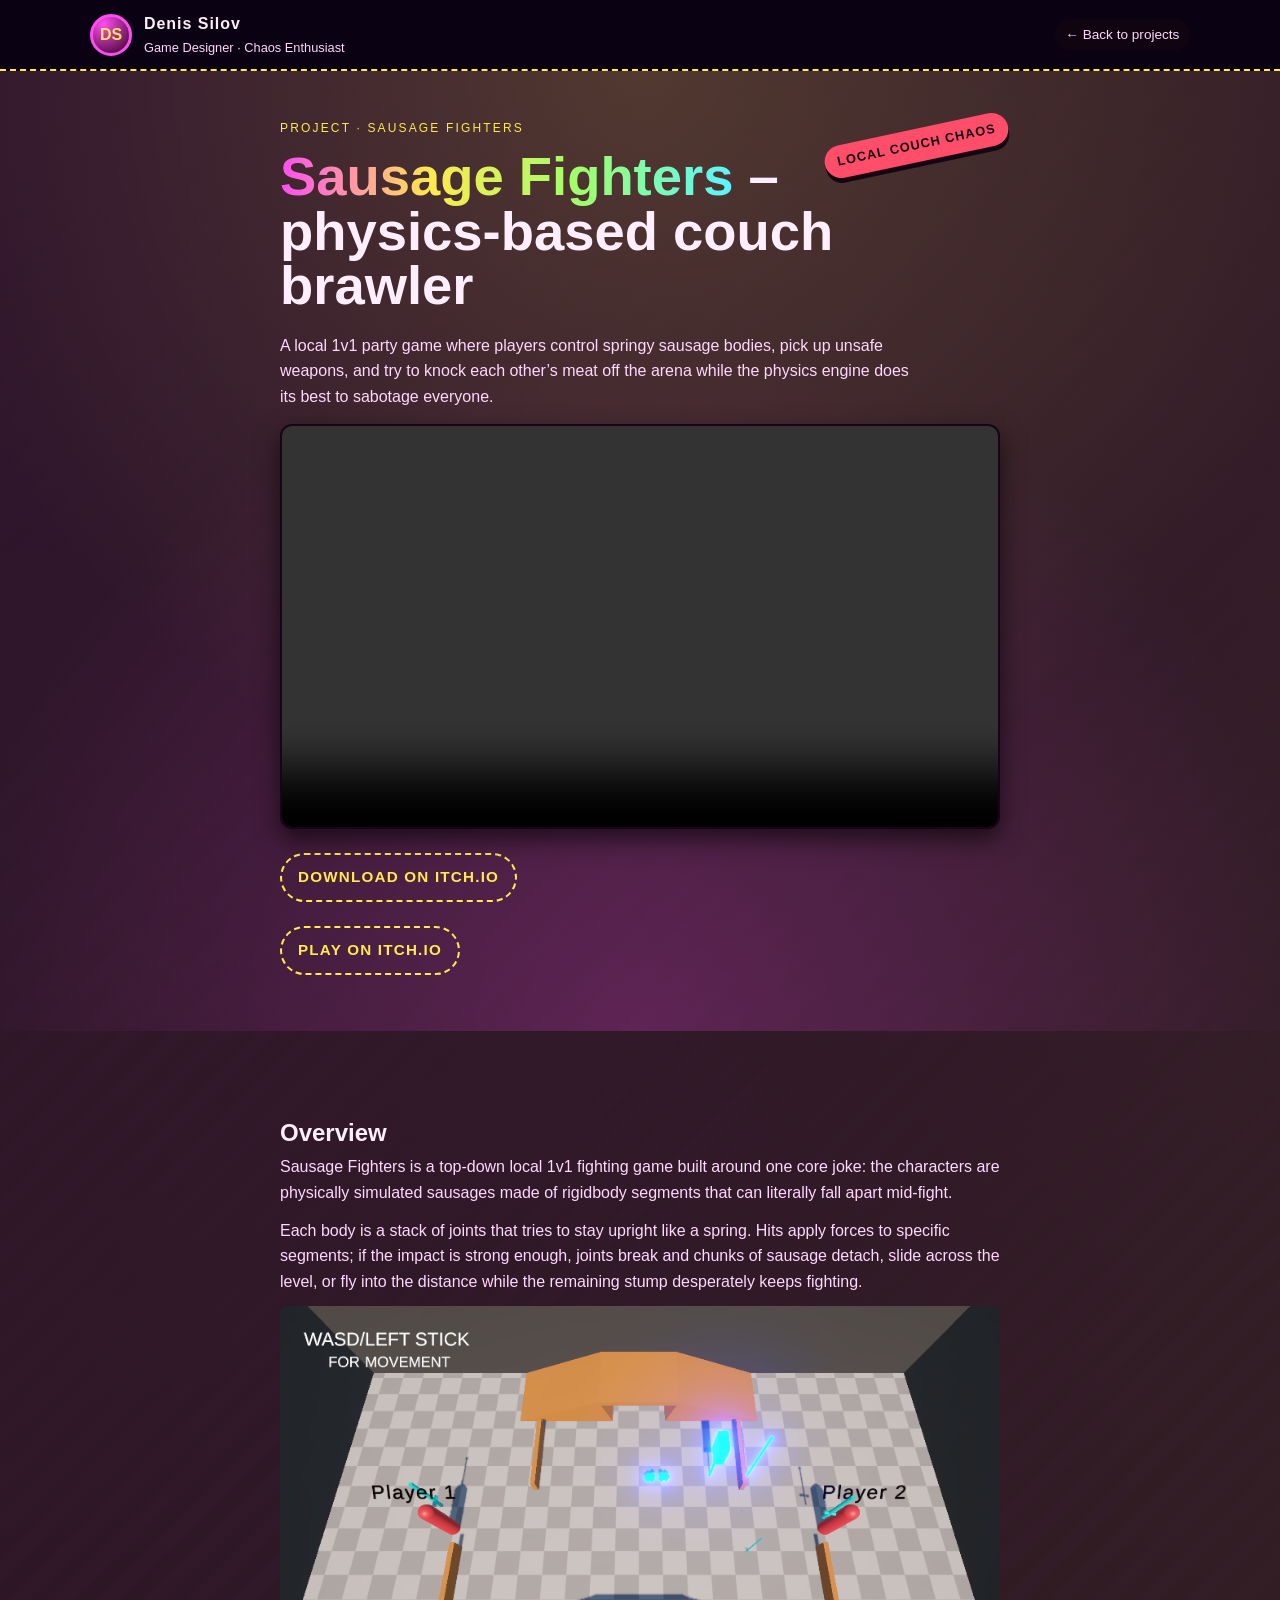
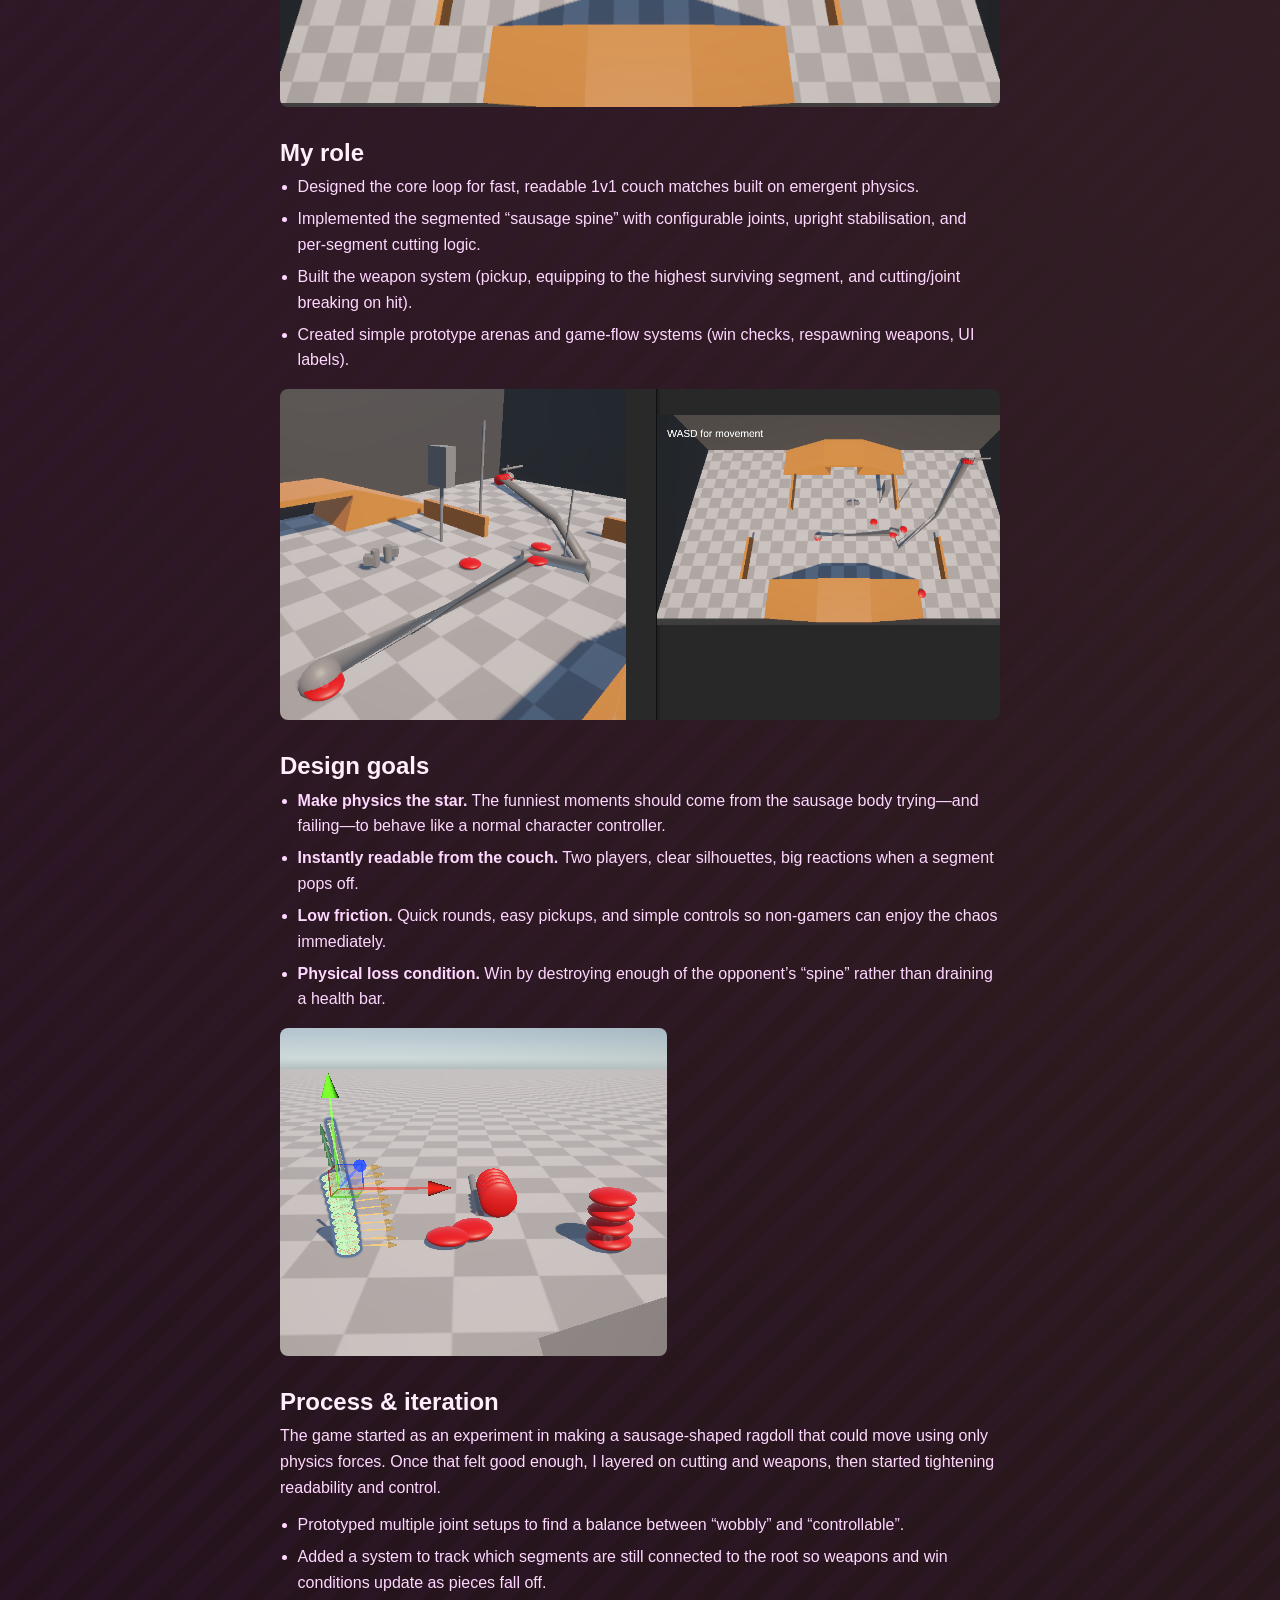
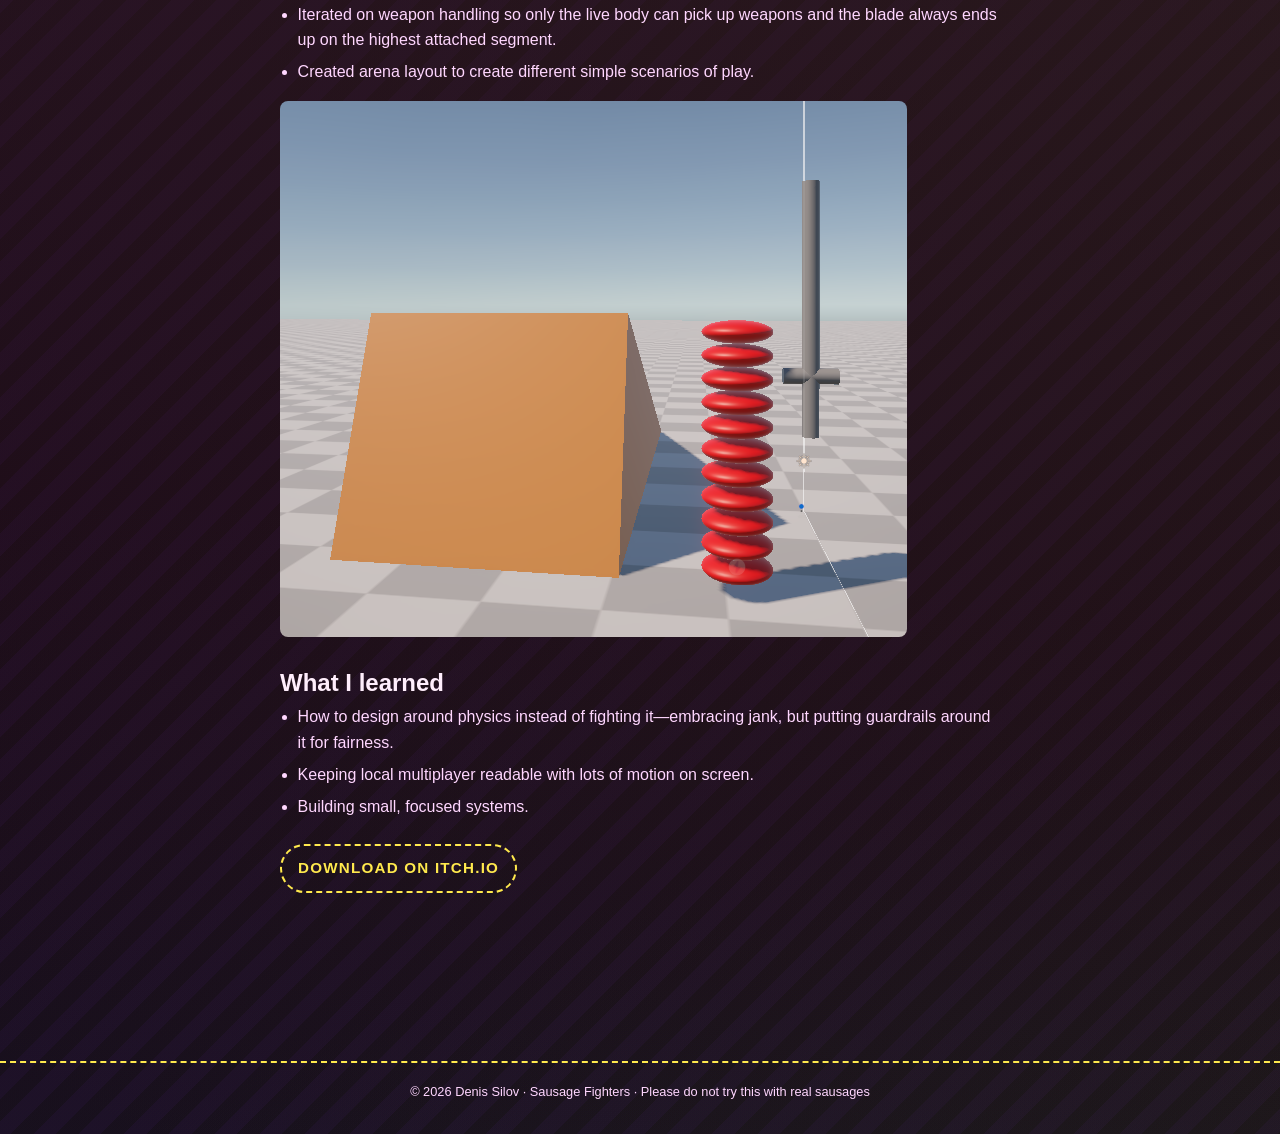
<file: SausageFighters.html>
<!DOCTYPE html>
<html lang="en">
<head>
  <meta charset="UTF-8" />
  <meta name="viewport" content="width=device-width, initial-scale=1.0" />
  <title>Sausage Fighters – Denis Silov</title>

  <!-- MAXIMUM CHAOS STYLES (copied from main portfolio) -->
  <style>
    :root {
      --bg: #2a0f26;
      --surface: #271124;
      --text: #ffeefc;
      --muted: #ffd7ff;
      --primary: #ff4df3;
      --primary-hover: #8fd6db;
      --border: #ff9af8;
      --container: 1100px;
      --radius: 12px;
      --shadow: 0 10px 25px rgba(0, 0, 0, 0.6);
      --pink: #ff4df3;
      --yellow: #ffe94d;
      --lime: #9dff6e;
      --cyan: #5af4ff;
      --danger: #ff4d6a;
    }

    *,
    *::before,
    *::after {
      box-sizing: border-box;
    }

    html,
    body {
      margin: 0;
      padding: 0;
    }

    body {
      font-family: Inter, Segoe UI, Roboto, Arial, sans-serif;
      line-height: 1.6;
      color: var(--text);
      min-height: 100vh;
      background:
        radial-gradient(circle at 0% 0%, #30142e 0, transparent 55%),
        radial-gradient(circle at 100% 0%, #494315 0, transparent 55%),
        radial-gradient(circle at 0% 100%, #165256 0, transparent 55%),
        radial-gradient(circle at 100% 100%, #355825 0, transparent 55%),
        repeating-linear-gradient(
          135deg,
          #140612 0,
          #140612 16px,
          #1b0820 16px,
          #1b0820 32px
        );
      background-size: 200% 200%;
      animation: bg-chaos 120s linear infinite;
    }

    img {
      max-width: 100%;
      display: block;
      border-radius: 8px;
    }

    a {
      color: var(--yellow);
      text-decoration: none;
    }
    a:hover {
      color: var(--primary-hover);
    }

    .container {
      width: min(100% - 2rem, var(--container));
      margin-inline: auto;
    }

    /* ANIMATIONS */

    @keyframes bg-chaos {
      0% { background-position: 0% 0%; }
      25% { background-position: 100% 0%; }
      50% { background-position: 100% 100%; }
      75% { background-position: 0% 100%; }
      100% { background-position: 0% 0%; }
    }

    @keyframes wiggle {
      0% { transform: rotate(-3deg); }
      25% { transform: rotate(2deg); }
      50% { transform: rotate(-1deg); }
      75% { transform: rotate(3deg); }
      100% { transform: rotate(0deg); }
    }

    @keyframes pulse-border {
      0%, 100% { box-shadow: 0 0 0 0 rgba(255, 77, 243, 0.5); }
      50% { box-shadow: 0 0 40px 6px rgba(255, 233, 77, 0.95); }
    }

    @keyframes rainbow-text {
      0% { filter: hue-rotate(0deg); }
      100% { filter: hue-rotate(360deg); }
    }

    @keyframes floaty {
      0%,100% { transform: translateY(0); }
      50% { transform: translateY(-6px); }
    }

    @keyframes sticker-bob {
      0%,100% { transform: translateY(0) rotate(-6deg); }
      50% { transform: translateY(-6px) rotate(-12deg); }
    }

    @keyframes tag-pop {
      0% { transform: scale(1); }
      50% { transform: scale(1.08); }
      100% { transform: scale(1); }
    }

    /* Header / nav */

    header {
      position: sticky;
      top: 0;
      background: rgba(10, 3, 18, 0.97);
      backdrop-filter: blur(10px);
      border-bottom: 2px dashed var(--yellow);
      z-index: 50;
    }

    .nav {
      display: flex;
      align-items: center;
      justify-content: space-between;
      gap: 1rem;
      padding: 0.7rem 0;
    }

    .nav-left {
      display: flex;
      align-items: center;
      gap: 0.75rem;
    }

    .logo {
      width: 42px;
      height: 42px;
      border-radius: 999px;
      border: 3px solid var(--primary);
      display: flex;
      align-items: center;
      justify-content: center;
      font-size: 1rem;
      font-weight: 900;
      color: var(--yellow);
      background: radial-gradient(circle at 30% 20%, #ff4df3, #350020);
      animation: pulse-border 2.2s infinite;
      cursor: pointer;
      transition: 0.15s ease;
    }
    .logo:hover {
      transform: translateY(-3px);
      box-shadow: 0 0 40px 6px rgba(255, 233, 77, 0.95);
    }

    .brand-text {
      display: flex;
      flex-direction: column;
      gap: 0.05rem;
    }

    .brand-name {
      font-size: 1rem;
      font-weight: 800;
      letter-spacing: 0.06em;
    }

    .brand-role {
      font-size: 0.8rem;
      color: var(--muted);
    }

    .nav-links {
      display: flex;
      gap: 0.75rem;
      flex-wrap: wrap;
      font-size: 0.85rem;
    }

    .nav-links a {
      color: var(--muted);
      padding: 0.25rem 0.6rem;
      border-radius: 999px;
      border: 1px solid transparent;
      background: rgba(20, 6, 18, 0.6);
    }

    .nav-links a:hover {
      color: var(--yellow);
      border-color: var(--primary);
      background: rgba(255, 77, 243, 0.2);
      animation: wiggle 0.35s ease-in-out;
    }

    /* Sections */

    main {
      padding-bottom: 4rem;
    }

    section {
      padding: 3.5rem 0;
      position: relative;
    }

    h1, h2, h3 {
      margin: 0 0 0.5rem;
      line-height: 1.15;
    }

    p {
      margin: 0 0 0.75rem;
      color: var(--muted);
    }

    .section-label {
      font-size: 0.75rem;
      text-transform: uppercase;
      letter-spacing: 0.18em;
      color: var(--yellow);
      margin-bottom: 0.75rem;
    }

    /* Hero */

    .hero {
      padding-top: 3rem;
      background:
        radial-gradient(circle at top, rgba(255, 233, 77, 0.16), transparent 65%),
        radial-gradient(circle at bottom, rgba(255, 77, 243, 0.22), transparent 60%);
    }

    .hero-grid {
      max-width: 720px;
      margin-inline: auto;
      position: relative;
    }

    .hero-text {
      text-align: left;
      position: relative;
      z-index: 2;
    }

    .hero-title {
      font-size: clamp(2.4rem, 4vw + 1rem, 3.4rem);
      margin-bottom: 0.5rem;
      line-height: 1;
      padding-bottom: 0.2em;
    }

    .hero-title span {
      background: linear-gradient(90deg, var(--pink), var(--yellow), var(--lime), var(--cyan));
      -webkit-background-clip: text;
      background-clip: text;
      color: transparent;
      animation: rainbow-text 4.5s linear infinite;
    }

    .hero-subtitle {
      font-size: 1rem;
      margin-bottom: 0.9rem;
      max-width: 40rem;
    }

    .hero-note {
      font-size: 0.9rem;
      color: rgba(255, 255, 145, 0.9);
      font-style: italic;
      margin-bottom: 1.4rem;
    }

    .hero-sticker {
      position: absolute;
      right: -10px;
      top: 10px;
      background: var(--danger);
      color: #140612;
      padding: 0.4rem 0.8rem;
      border-radius: 999px;
      font-size: 0.8rem;
      font-weight: 800;
      text-transform: uppercase;
      letter-spacing: 0.08em;
      transform: rotate(-12deg);
      box-shadow: 0 5px 0 #140612;
      animation: sticker-bob 2.6s ease-in-out infinite;
    }

    .hero-actions {
      margin-top: 1.5rem;
      display: flex;
      flex-wrap: wrap;
      gap: 0.75rem;
    }

    .btn {
      display: inline-block;
      background: var(--primary);
      color: #140612;
      padding: 0.65rem 1rem;
      border-radius: 999px;
      border: 0;
      cursor: pointer;
      transition: 0.15s ease;
      font-size: 0.95rem;
      font-weight: 800;
      text-transform: uppercase;
      letter-spacing: 0.08em;
      box-shadow: 0 6px 0 #140612;
    }

    .btn:hover {
      background: var(--primary-hover);
      color: #140612;
      transform: translateY(-3px);
      box-shadow: 0 9px 0 #140612;
    }

    .btn-secondary {
      background: transparent;
      color: var(--yellow);
      border: 2px dashed var(--yellow);
      box-shadow: none;
    }

    .btn-secondary:hover {
      border-style: solid;
      background: rgba(0,0,0,0.35);
      color: var(--yellow);
      transform: translateY(-3px) rotate(-1deg);
    }

    /* Thumbnail frame */

    .thumb-frame {
      position: relative;
      border-radius: 12px;
      border: 2px solid #170414;
      background: #170414;
      overflow: hidden;
      box-shadow: var(--shadow);
      margin-bottom: 1rem;
      transition: ease 0.2s;
      cursor: default;
      aspect-ratio: 16 / 9;
    }

    .thumb-frame video,
    .thumb-frame img {
      width: 100%;
      height: 100%;
      object-fit: cover;
      border-radius: 8px;
    }

    .thumb-caption {
      font-size: 0.85rem;
      color: var(--muted);
      margin-bottom: 1.5rem;
    }

    /* Content layout */

    .content {
      max-width: 720px;
      margin-inline: auto;
    }

    .content h2 {
      margin-top: 2rem;
    }

    .pill-row {
      display: flex;
      flex-wrap: wrap;
      gap: 0.4rem;
      margin-bottom: 0.5rem;
    }

    .pill {
      border-radius: 999px;
      border: 1px solid var(--border);
      padding: 0.2rem 0.55rem;
      font-size: 0.8rem;
      color: var(--muted);
      background: rgba(20, 6, 18, 0.9);
    }

    ul {
      padding-left: 1.1rem;
      margin: 0 0 1rem;
    }

    ul li {
      margin-bottom: 0.4rem;
      color: var(--muted);
    }

    footer {
      border-top: 2px dashed var(--yellow);
      color: var(--muted);
      padding: 1.2rem 0 2rem;
      text-align: center;
      font-size: 0.8rem;
      margin-top: 3rem;
    }

    @media (max-width: 800px) {
      .nav {
        flex-direction: column;
        align-items: flex-start;
      }

      section {
        padding: 3rem 0;
      }
    }

    @media (prefers-reduced-motion: reduce) {
      * {
        animation: none !important;
        transition: none !important;
      }
    }
  </style>
</head>
<body>
  <!-- Header / navigation -->
  <header>
    <div class="container nav">
      <div class="nav-left">
        <a href="index.html" class="logo">DS</a>
        <div class="brand-text">
          <div class="brand-name">Denis Silov</div>
          <div class="brand-role">Game Designer · Chaos Enthusiast</div>
        </div>
      </div>
      <nav class="nav-links">
        <a href="index.html#projects">← Back to projects</a>
      </nav>
    </div>
  </header>

  <main>
    <!-- Hero -->
    <section class="hero">
      <div class="container hero-grid">
        <div class="hero-text">
          <div class="hero-sticker">Local couch chaos</div>
          <p class="section-label">Project · Sausage Fighters</p>
          <h1 class="hero-title">
            <span>Sausage Fighters</span> – physics‑based couch brawler
          </h1>
          <p class="hero-subtitle">
            A local 1v1 party game where players control springy sausage bodies, pick up unsafe weapons,
            and try to knock each other’s meat off the arena while the physics engine does its best to
            sabotage everyone.
          </p>

          <div class="thumb-frame">
            <!-- Replace with real gameplay trailer -->
            <video src="Content/SausageGameplayVideo.mp4"
                   autoplay loop muted playsinline controls></video>
              </div>
          <div class="hero-actions">
            <a class="btn btn-secondary"
              href="https://qyspo.itch.io/sausagefighters"
              target="_blank"
              rel="noopener noreferrer">
              Download on itch.io
            </a>
          </div>
<div class="hero-actions">
  <a class="btn btn-secondary"
     href="https://qyspo.itch.io/sausagefighters"
     target="_blank"
     rel="noopener noreferrer">
    Play on itch.io
  </a>
</div>
        </div>
      </div>
    </section>

    
    <!-- Content -->
    <section>
      <div class="container content">
        <h2>Overview</h2>
        <p>
          Sausage Fighters is a top‑down local 1v1 fighting game built around one core joke:
          the characters are physically simulated sausages made of rigidbody segments that can
          literally fall apart mid‑fight.
        </p>
        <p>
          Each body is a stack of joints that tries to stay upright like a spring. Hits apply
          forces to specific segments; if the impact is strong enough, joints break and chunks
          of sausage detach, slide across the level, or fly into the distance while the remaining
          stump desperately keeps fighting.
        </p>
        <img src="Content/Sausage (5).png" alt="Sausage Fighters overview image" />

        <h2>My role</h2>

        <ul>
          <li>Designed the core loop for fast, readable 1v1 couch matches built on emergent physics.</li>
          <li>Implemented the segmented “sausage spine” with configurable joints, upright stabilisation,
              and per‑segment cutting logic.</li>
          <li>Built the weapon system (pickup, equipping to the highest surviving segment, and cutting/joint breaking on hit).</li>
          <li>Created simple prototype arenas and game‑flow systems (win checks, respawning weapons, UI labels).</li>
        </ul>
        <img src="Content/Sausage (1).png" alt="Segmented sausage body and joints" />

        <h2>Design goals</h2>
        <ul>
          <li><strong>Make physics the star.</strong> The funniest moments should come from the sausage body
              trying—and failing—to behave like a normal character controller.</li>
          <li><strong>Instantly readable from the couch.</strong> Two players, clear silhouettes, big reactions
              when a segment pops off.</li>
          <li><strong>Low friction.</strong> Quick rounds, easy pickups, and simple controls so non‑gamers
              can enjoy the chaos immediately.</li>
          <li><strong>Physical loss condition.</strong> Win by destroying enough of the opponent’s “spine”
              rather than draining a health bar.</li>
        </ul>
      <img src="Content/Sausage (3).png" alt="Sausage Fighters weapon pickup and cutting" />

        <h2>Process & iteration</h2>
        <p>
          The game started as an experiment in making a sausage‑shaped ragdoll that could move
          using only physics forces. Once that felt good enough, I layered on cutting and
          weapons, then started tightening readability and control.
        </p>
        <ul>
          <li>Prototyped multiple joint setups to find a balance between “wobbly” and “controllable”.</li>
          <li>Added a system to track which segments are still connected to the root so weapons
              and win conditions update as pieces fall off.</li>
          <li>Iterated on weapon handling so only the live body can pick up weapons and the blade
              always ends up on the highest attached segment.</li>
          <li>Created arena layout to create different simple scenarios of play.</li>
        </ul>
        <img src="Content/Sausage (2).png" alt="Arena iteration and layout tests" />

        <h2>What I learned</h2>
        <ul>
          <li>How to design around physics instead of fighting it—embracing jank, but putting
              guardrails around it for fairness.</li>
          <li>Keeping local multiplayer readable with lots of motion on screen.</li>
          <li>Building small, focused systems.</li>
        </ul>
        <div class="hero-actions">
  <a class="btn btn-secondary"
     href="https://qyspo.itch.io/sausagefighters"
     target="_blank"
     rel="noopener noreferrer">
    Download on itch.io
  </a>
</div>
      </div>
      
    </section>
    
  </main>

  <footer>
    © 2026 Denis Silov · Sausage Fighters · Please do not try this with real sausages
  </footer>
</body>
</html>
</file>
